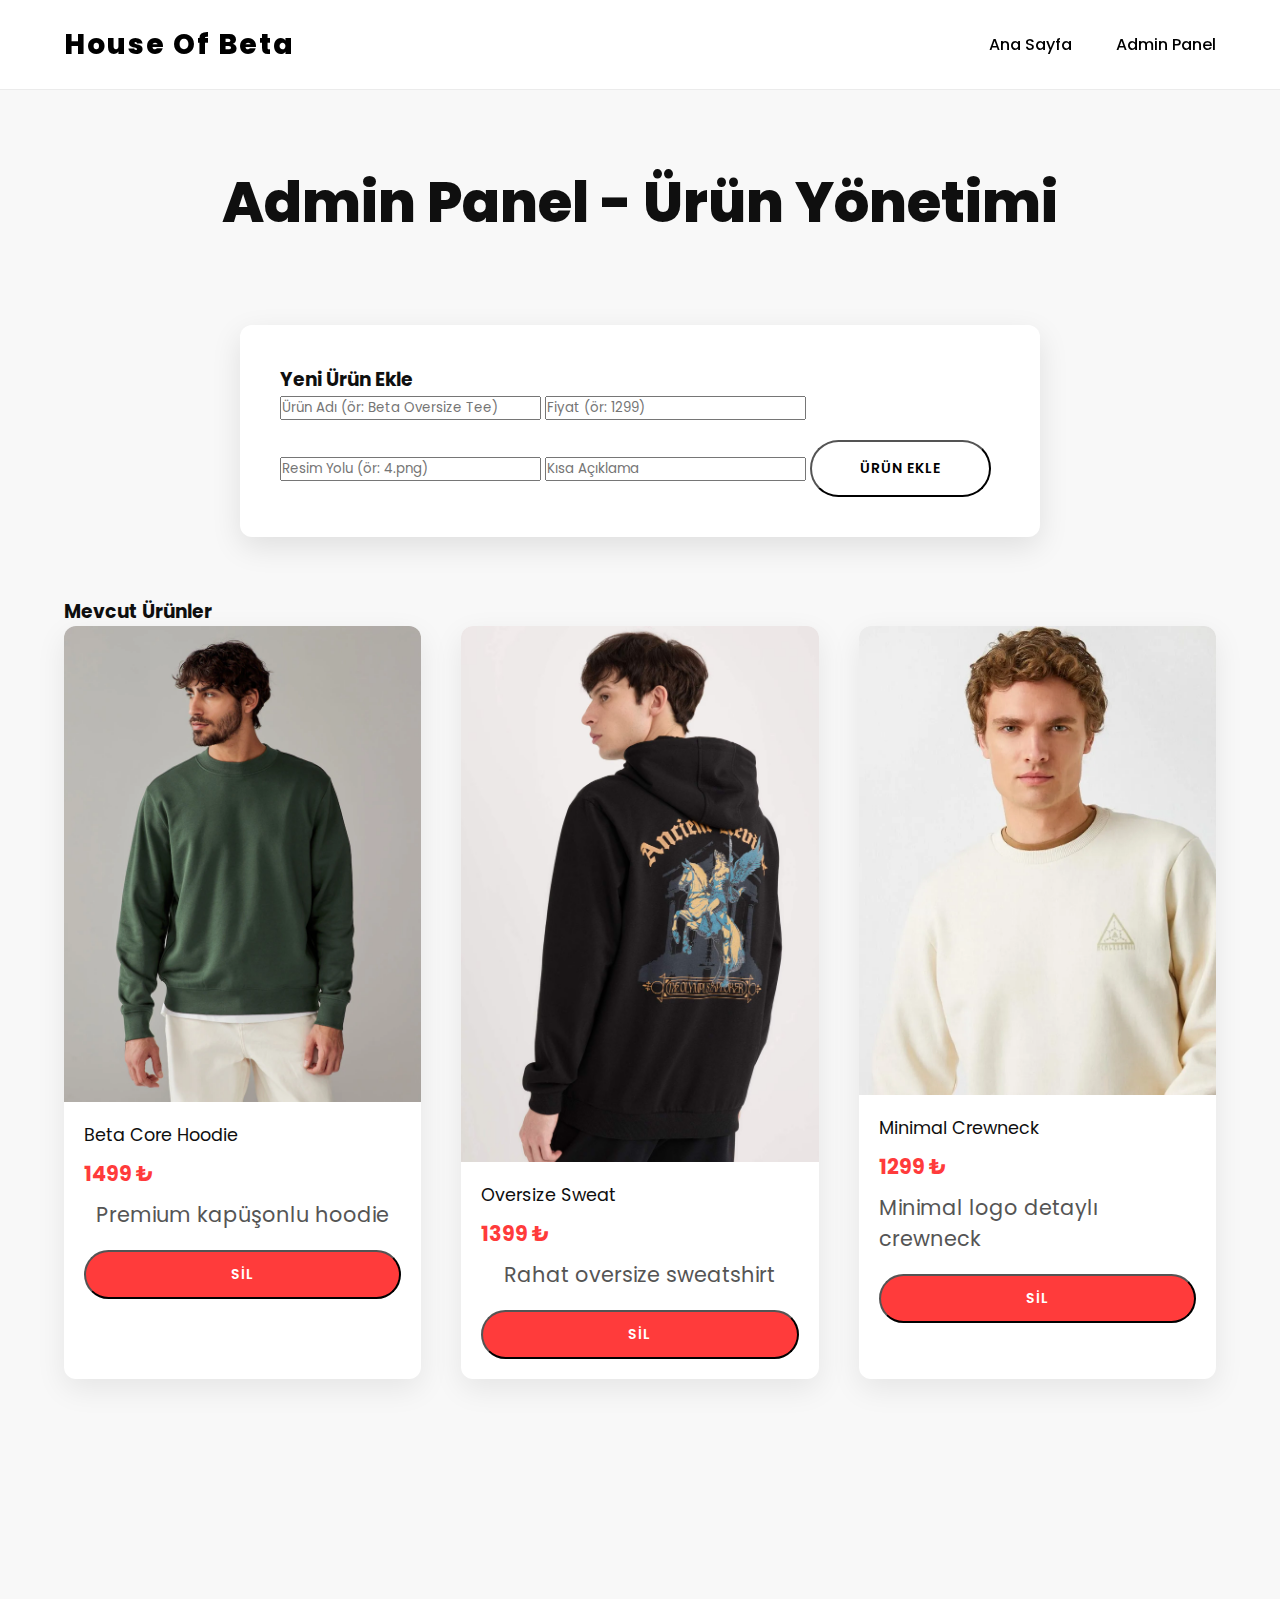
<file: admin.html>
<!DOCTYPE html>
<html lang="tr">
<head>
    <meta charset="UTF-8">
    <meta name="viewport" content="width=device-width, initial-scale=1.0">
    <title>Admin - House Of Beta</title>
    <link rel="stylesheet" href="style.css">
    <link href="https://fonts.googleapis.com/css2?family=Poppins:wght@300;400;500;600;700;800;900&display=swap" rel="stylesheet">
</head>
<body>

<header class="navbar">
    <a href="index.html" class="logo">House Of Beta</a>
    <nav>
        <a href="index.html">Ana Sayfa</a>
        <a href="admin.html">Admin Panel</a>
    </nav>
</header>

<section class="section">
    <div class="section-header">
        <h2>Admin Panel - Ürün Yönetimi</h2>
    </div>

    <!-- Ürün Ekleme Formu -->
    <div style="max-width: 800px; margin: 0 auto; background: white; padding: 40px; border-radius: 12px; box-shadow: 0 10px 30px rgba(0,0,0,0.1);">
        <h3>Yeni Ürün Ekle</h3>
        <form id="add-product-form">
            <input type="text" id="product-name" placeholder="Ürün Adı (ör: Beta Oversize Tee)" required>
            <input type="number" id="product-price" placeholder="Fiyat (ör: 1299)" required>
            <input type="text" id="product-image" placeholder="Resim Yolu (ör: 4.png)" required>
            <input type="text" id="product-desc" placeholder="Kısa Açıklama">
            <button type="submit" class="btn" style="margin-top: 20px;">Ürün Ekle</button>
        </form>
    </div>

    <!-- Mevcut Ürünler -->
    <div style="max-width: 1200px; margin: 60px auto;">
        <h3>Mevcut Ürünler</h3>
        <div id="product-list" class="product-grid"></div>
    </div>
</section>

<script>
    // Ürünleri localStorage'dan yükle
    let products = JSON.parse(localStorage.getItem('products')) || [
        { id: 1, name: "Beta Core Hoodie", price: 1499, image: "1.png", desc: "Premium kapüşonlu hoodie" },
        { id: 2, name: "Oversize Sweat", price: 1399, image: "2.png", desc: "Rahat oversize sweatshirt" },
        { id: 3, name: "Minimal Crewneck", price: 1299, image: "3.png", desc: "Minimal logo detaylı crewneck" }
    ];

    function saveProducts() {
        localStorage.setItem('products', JSON.stringify(products));
    }

    function renderProducts() {
        const list = document.getElementById('product-list');
        list.innerHTML = '';
        products.forEach(product => {
            const card = document.createElement('div');
            card.className = 'product-card';
            card.innerHTML = `
                <img src="${product.image}" alt="${product.name}">
                <div class="product-info">
                    <span>${product.name}</span>
                    <strong>${product.price} ₺</strong>
                    <p>${product.desc || ''}</p>
                    <button onclick="deleteProduct(${product.id})" class="btn" style="background: #ff3b3b; color: white;">Sil</button>
                </div>
            `;
            list.appendChild(card);
        });
    }

    document.getElementById('add-product-form').addEventListener('submit', function(e) {
        e.preventDefault();
        const name = document.getElementById('product-name').value;
        const price = Number(document.getElementById('product-price').value);
        const image = document.getElementById('product-image').value;
        const desc = document.getElementById('product-desc').value;

        const newId = products.length ? Math.max(...products.map(p => p.id)) + 1 : 1;
        products.push({ id: newId, name, price, image, desc });
        saveProducts();
        renderProducts();
        alert('Ürün eklendi!');
        document.getElementById('add-product-form').reset();
    });

    function deleteProduct(id) {
        if (confirm('Bu ürünü silmek istediğinizden emin misiniz?')) {
            products = products.filter(p => p.id !== id);
            saveProducts();
            renderProducts();
            alert('Ürün silindi!');
        }
    }

    // Sayfa yüklendiğinde ürünleri göster
    renderProducts();
</script>

</body>
</html>
</file>
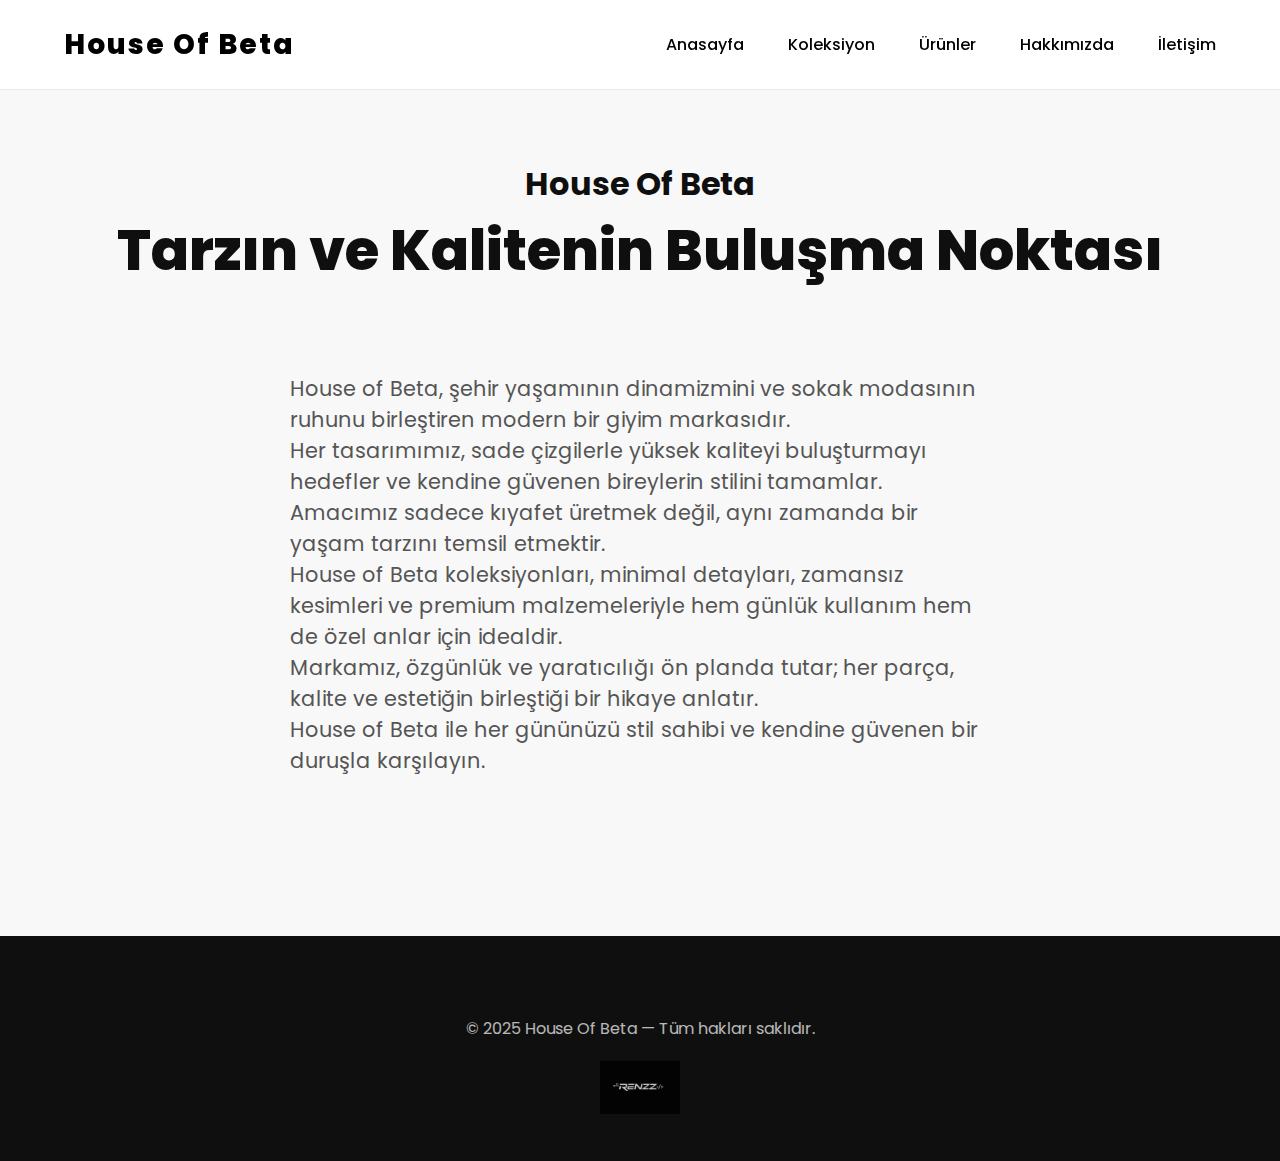
<file: hakkimizda.html>
<!DOCTYPE html>
<html lang="tr">
<head>
    <meta charset="UTF-8">
    <meta name="viewport" content="width=device-width, initial-scale=1.0">
    <title>Hakkımızda | House Of Beta</title>
    <link rel="stylesheet" href="style.css">
    <link href="https://fonts.googleapis.com/css2?family=Poppins:wght@300;400;500;600;700;800;900&display=swap" rel="stylesheet">
</head>
<body>

<header class="navbar">
    <a href="index.html" class="logo">House Of Beta</a>
    <nav>
        <a href="index.html">Anasayfa</a>
        <a href="koleksiyon.html">Koleksiyon</a>
        <a href="urunler.html">Ürünler</a>
        <a href="hakkimizda.html">Hakkımızda</a>
        <a href="iletisim.html">İletişim</a>
    </nav>
</header>

<section class="section" id="hakkimizda">
    <div class="section-header">
        <h1>House Of Beta</h1>
        <h2>Tarzın ve Kalitenin Buluşma Noktası</h2>
    </div>

    <p>House of Beta, şehir yaşamının dinamizmini ve sokak modasının ruhunu birleştiren modern bir giyim markasıdır.</p>
    <p>Her tasarımımız, sade çizgilerle yüksek kaliteyi buluşturmayı hedefler ve kendine güvenen bireylerin stilini tamamlar.</p>
    <p>Amacımız sadece kıyafet üretmek değil, aynı zamanda bir yaşam tarzını temsil etmektir.</p>
    <p>House of Beta koleksiyonları, minimal detayları, zamansız kesimleri ve premium malzemeleriyle hem günlük kullanım hem de özel anlar için idealdir.</p>
    <p>Markamız, özgünlük ve yaratıcılığı ön planda tutar; her parça, kalite ve estetiğin birleştiği bir hikaye anlatır.</p>
    <p>House of Beta ile her gününüzü stil sahibi ve kendine güvenen bir duruşla karşılayın.</p>
</section>

<footer class="footer">
    <p>© 2025 House Of Beta — Tüm hakları saklıdır.</p>
    <img src="Renzz.PNG" alt="İmza" class="signature">
</footer>

<script>
    window.addEventListener('scroll', () => {
        document.querySelector('.navbar').classList.toggle('scrolled', window.scrollY > 50);
    });
    // Navbar scroll efekti
    window.addEventListener('scroll', () => {
        document.querySelector('.navbar').classList.toggle('scrolled', window.scrollY > 50);
    });

    // Sepet sayısı gösterimi
    function updateCartCount() {
        const cart = JSON.parse(localStorage.getItem('cart')) || [];
        const count = cart.reduce((sum, item) => sum + item.quantity, 0);
        document.getElementById('cart-count').textContent = count;
    }
    updateCartCount();
</script>

</body>
</html>
</file>
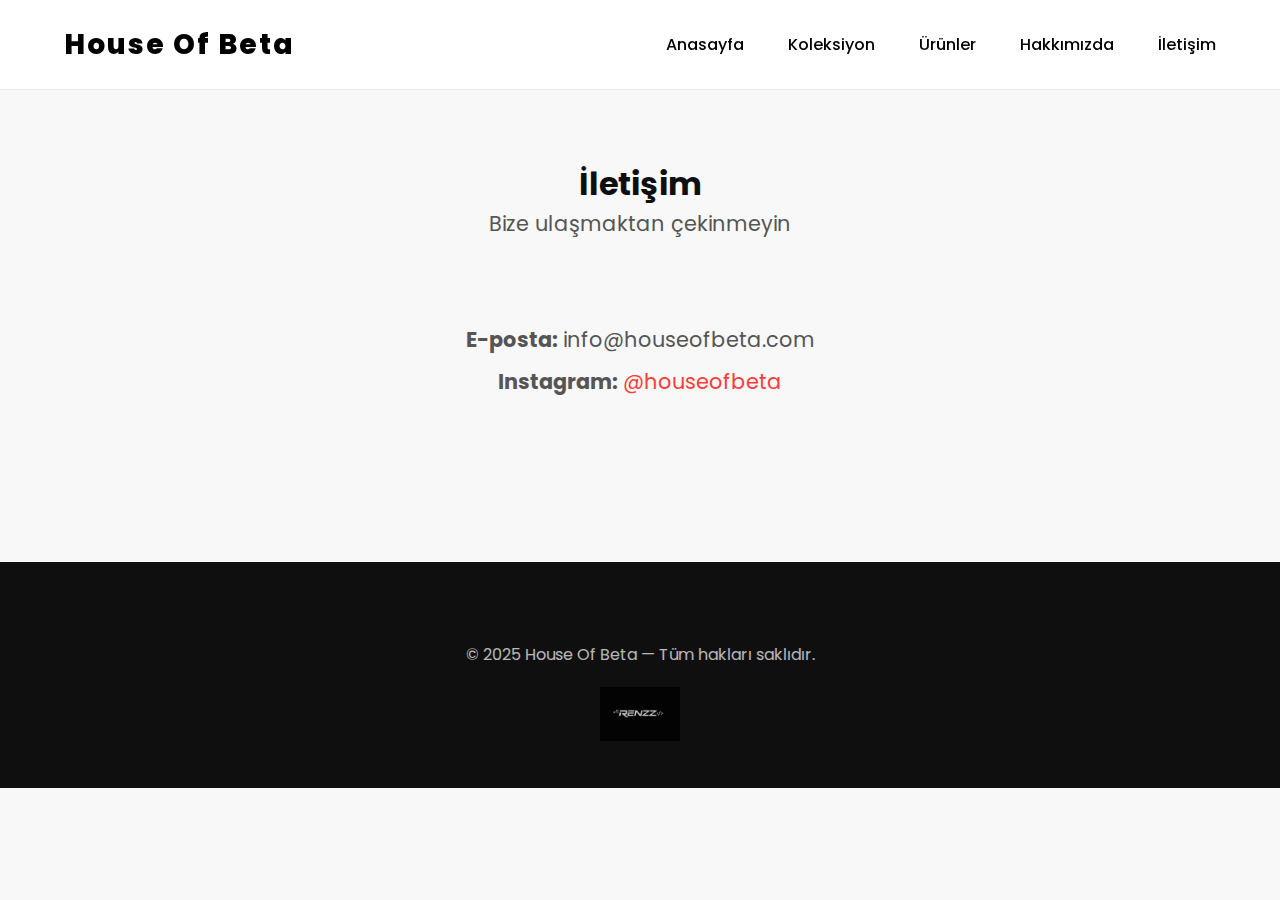
<file: iletisim.html>
<!DOCTYPE html>
<html lang="tr">
<head>
    <meta charset="UTF-8">
    <meta name="viewport" content="width=device-width, initial-scale=1.0">
    <title>İletişim | House Of Beta</title>
    <link rel="stylesheet" href="style.css">
    <link href="https://fonts.googleapis.com/css2?family=Poppins:wght@300;400;500;600;700;800;900&display=swap" rel="stylesheet">
</head>
<body>

<header class="navbar">
    <a href="index.html" class="logo">House Of Beta</a>
    <nav>
        <a href="index.html">Anasayfa</a>
        <a href="koleksiyon.html">Koleksiyon</a>
        <a href="urunler.html">Ürünler</a>
        <a href="hakkimizda.html">Hakkımızda</a>
        <a href="iletisim.html">İletişim</a>
    </nav>
</header>

<section class="section" id="iletisim">
    <div class="section-header">
        <h1>İletişim</h1>
        <p>Bize ulaşmaktan çekinmeyin</p>
    </div>

    <div style="text-align: center; font-size: 1.4rem; line-height: 2; max-width: 600px; margin: 0 auto;">
        <p><strong>E-posta:</strong> info@houseofbeta.com</p>
        <p><strong>Instagram:</strong> <a href="https://instagram.com/houseof.beta" target="_blank" style="color: #ff3b3b; text-decoration: none;">@houseofbeta</a></p>
    </div>
</section>

<footer class="footer">
    <p>© 2025 House Of Beta — Tüm hakları saklıdır.</p>
    <img src="Renzz.PNG" alt="İmza" class="signature">
</footer>

<script>
    window.addEventListener('scroll', () => {
        document.querySelector('.navbar').classList.toggle('scrolled', window.scrollY > 50);
    });
    // Navbar scroll efekti
    window.addEventListener('scroll', () => {
        document.querySelector('.navbar').classList.toggle('scrolled', window.scrollY > 50);
    });

    // Sepet sayısı gösterimi
    function updateCartCount() {
        const cart = JSON.parse(localStorage.getItem('cart')) || [];
        const count = cart.reduce((sum, item) => sum + item.quantity, 0);
        document.getElementById('cart-count').textContent = count;
    }
    updateCartCount();
</script>

</body>
</html>
</file>
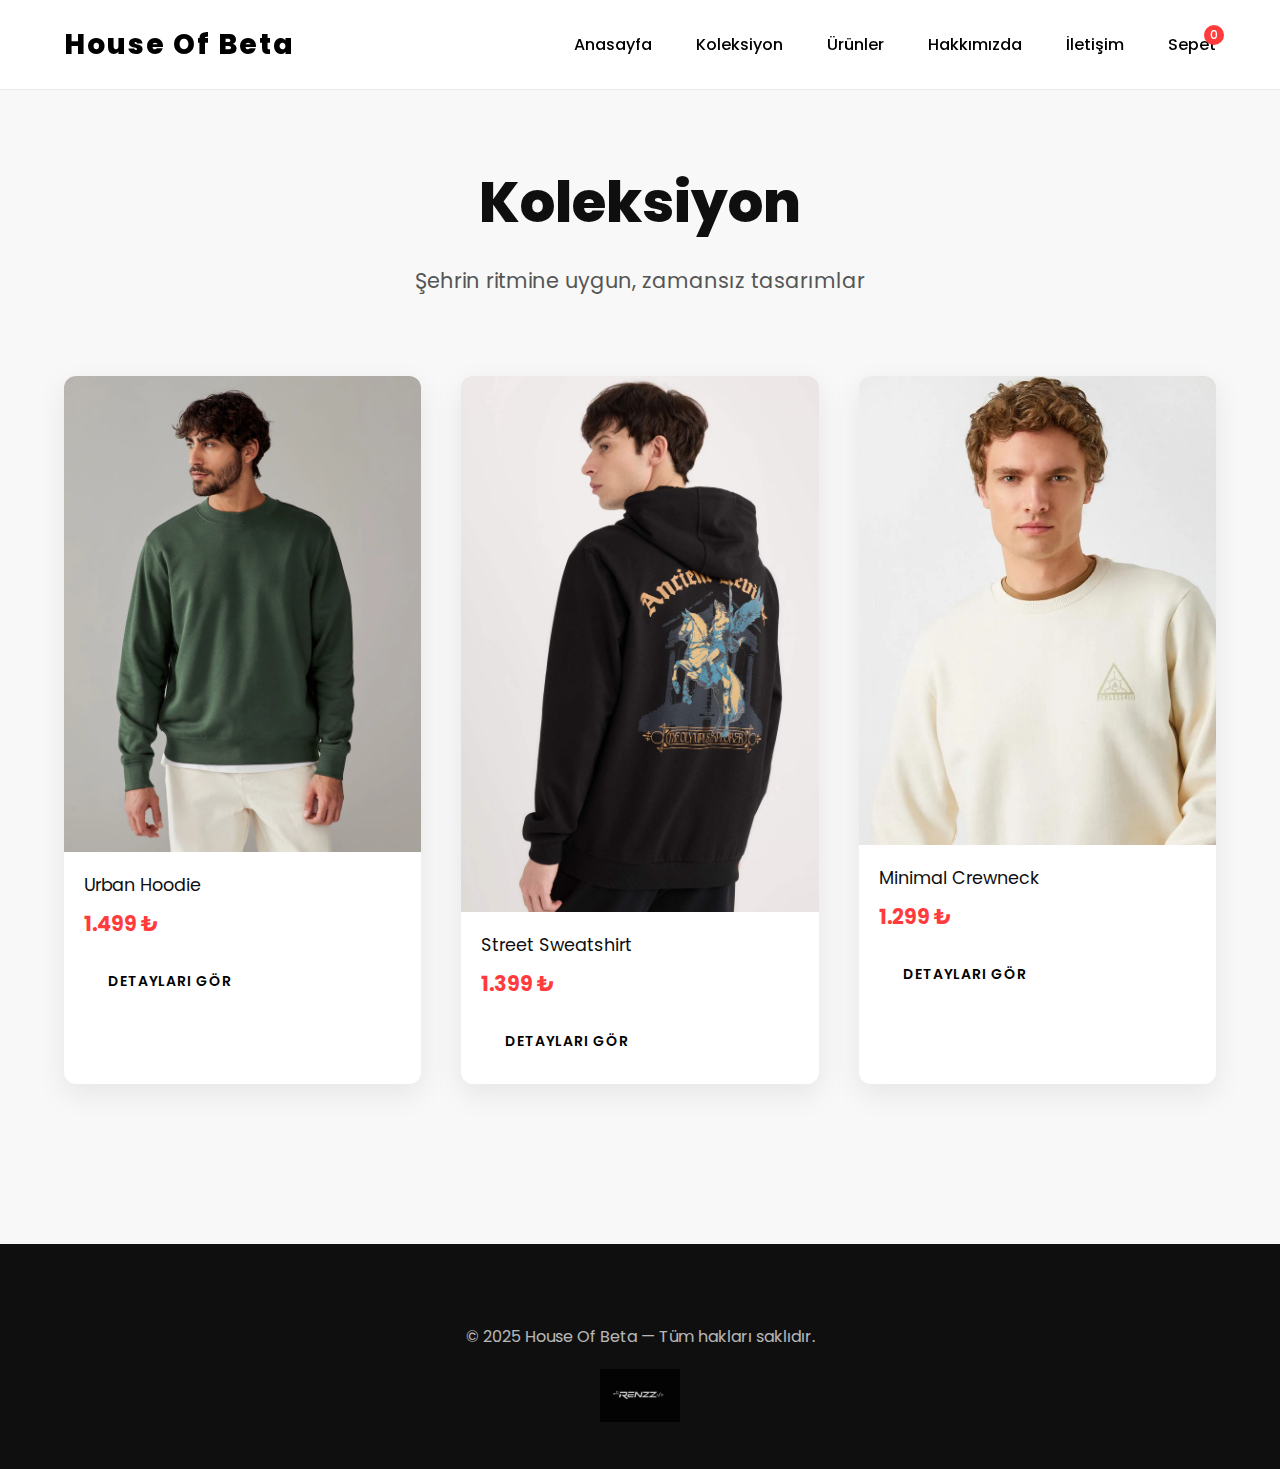
<file: koleksiyon.html>
<!DOCTYPE html>
<html lang="tr">
<head>
    <meta charset="UTF-8">
    <meta name="viewport" content="width=device-width, initial-scale=1.0">
    <title>Koleksiyon | House Of Beta</title>
    <link rel="stylesheet" href="style.css">
    <link href="https://fonts.googleapis.com/css2?family=Poppins:wght@300;400;500;600;700;800;900&display=swap" rel="stylesheet">
</head>
<body>

<header class="navbar">
    <a href="index.html" class="logo">House Of Beta</a>
    <nav>
        <a href="index.html">Anasayfa</a>
        <a href="koleksiyon.html">Koleksiyon</a>
        <a href="urunler.html">Ürünler</a>
        <a href="hakkimizda.html">Hakkımızda</a>
        <a href="iletisim.html">İletişim</a>
        <a href="sepet.html" class="cart-icon">
            Sepet <span id="cart-count">0</span>
        </a>
    </nav>
</header>

<section class="section">
    <div class="section-header">
        <h2>Koleksiyon</h2>
        <p>Şehrin ritmine uygun, zamansız tasarımlar</p>
    </div>

    <div class="product-grid">
        <div class="product-card">
            <img src="1.png" alt="Urban Hoodie">
            <div class="product-info">
                <span>Urban Hoodie</span>
                <strong>1.499 ₺</strong>
                <a href="betahoodie.html" class="btn">Detayları Gör</a>
            </div>
        </div>

        <div class="product-card">
            <img src="2.png" alt="Street Sweatshirt">
            <div class="product-info">
                <span>Street Sweatshirt</span>
                <strong>1.399 ₺</strong>
                <a href="urunoversizesweat.html" class="btn">Detayları Gör</a>
            </div>
        </div>

        <div class="product-card">
            <img src="3.png" alt="Minimal Crewneck">
            <div class="product-info">
                <span>Minimal Crewneck</span>
                <strong>1.299 ₺</strong>
                <a href="urunminimalcrewnack.html" class="btn">Detayları Gör</a>
            </div>
        </div>
    </div>
</section>

<footer class="footer">
    <p>© 2025 House Of Beta — Tüm hakları saklıdır.</p>
    <img src="Renzz.PNG" alt="İmza" class="signature">
</footer>

<script>
    // Navbar scroll efekti
    window.addEventListener('scroll', () => {
        document.querySelector('.navbar').classList.toggle('scrolled', window.scrollY > 50);
    });

    // Sepet sayısı gösterimi
    function updateCartCount() {
        const cart = JSON.parse(localStorage.getItem('cart')) || [];
        const count = cart.reduce((sum, item) => sum + item.quantity, 0);
        const cartCountElement = document.getElementById('cart-count');
        if (cartCountElement) cartCountElement.textContent = count;
    }
    updateCartCount();
</script>

</body>
</html>
</file>
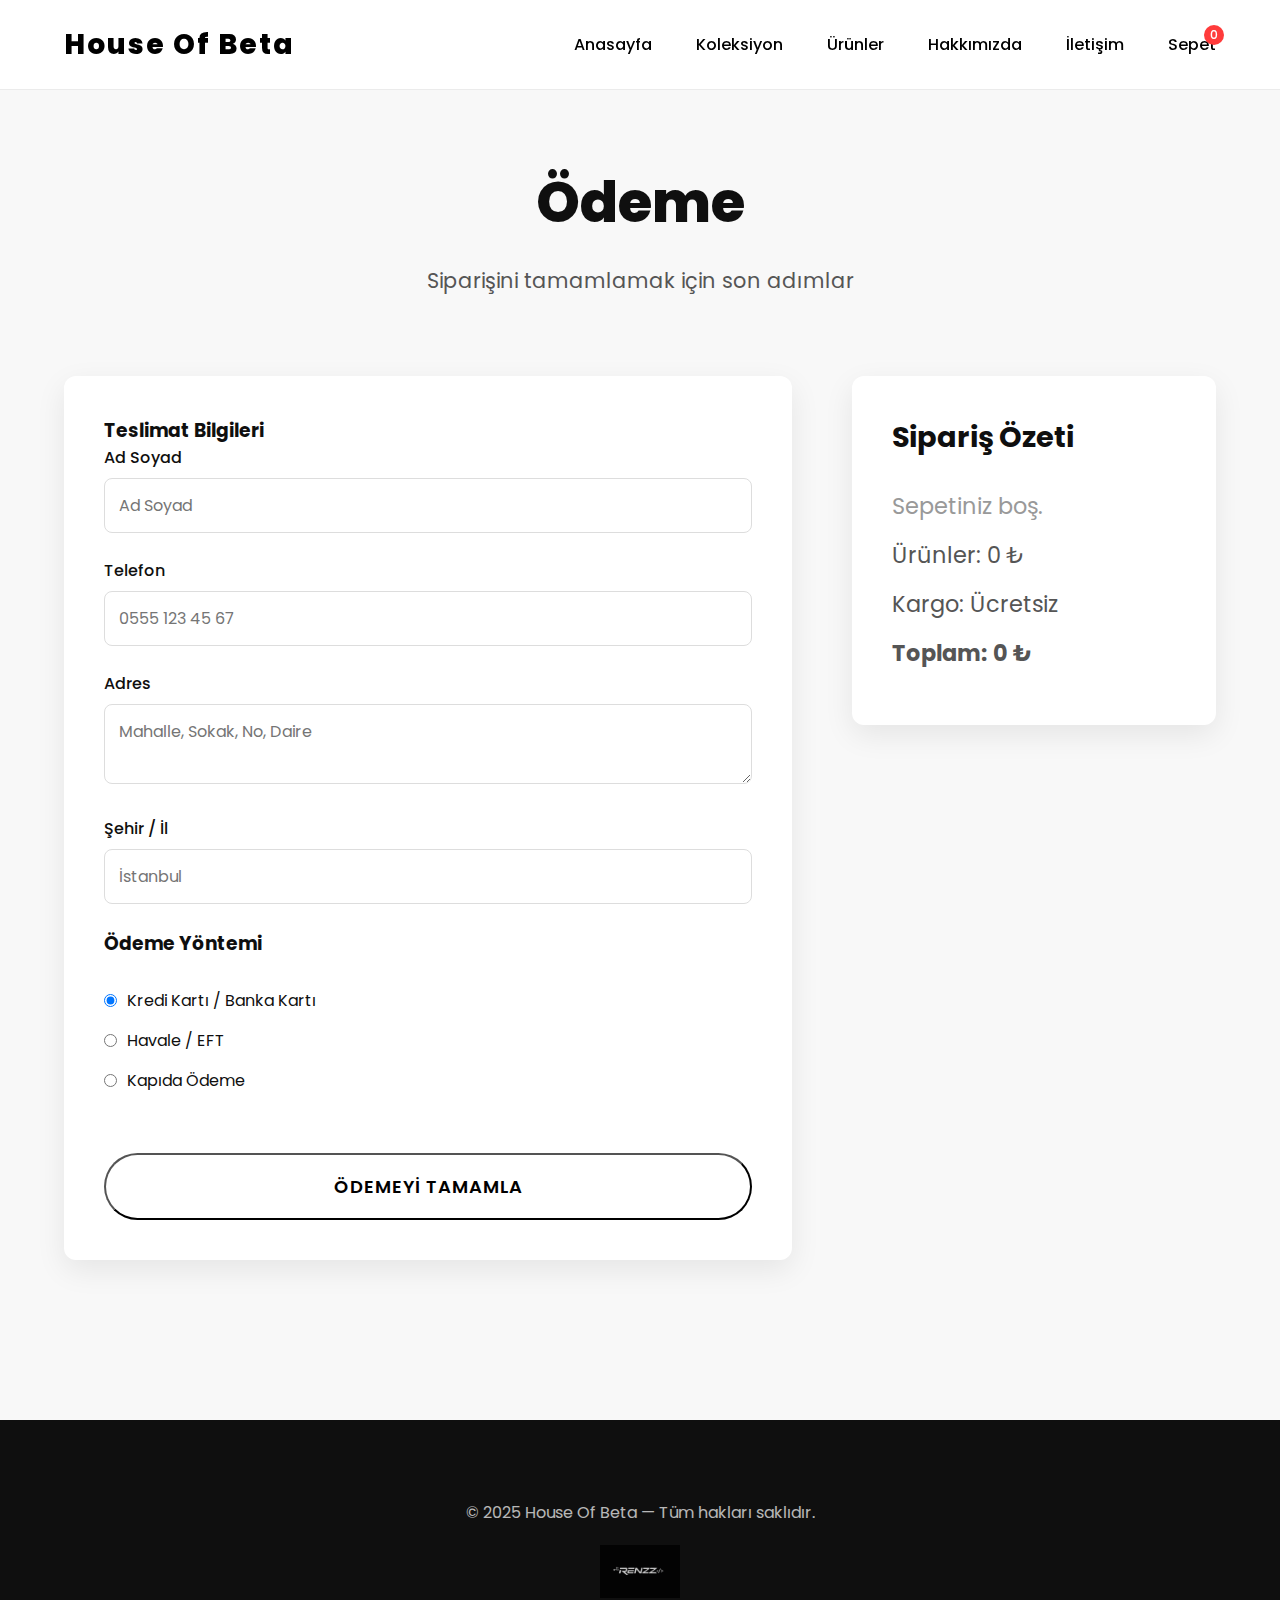
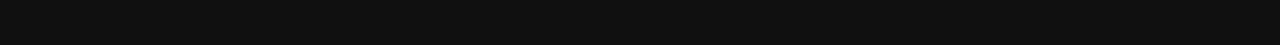
<file: odeme.html>
<!DOCTYPE html>
<html lang="tr">
<head>
    <meta charset="UTF-8">
    <meta name="viewport" content="width=device-width, initial-scale=1.0">
    <title>Ödeme | House Of Beta</title>
    <link rel="stylesheet" href="style.css">
    <link href="https://fonts.googleapis.com/css2?family=Poppins:wght@300;400;500;600;700;800;900&display=swap" rel="stylesheet">
</head>
<body>

<header class="navbar">
    <a href="index.html" class="logo">House Of Beta</a>
    <nav>
        <a href="index.html">Anasayfa</a>
        <a href="koleksiyon.html">Koleksiyon</a>
        <a href="urunler.html">Ürünler</a>
        <a href="hakkimizda.html">Hakkımızda</a>
        <a href="iletisim.html">İletişim</a>
        <a href="sepet.html" class="cart-icon">
            Sepet <span id="cart-count">0</span>
        </a>
    </nav>
</header>

<section class="section">
    <div class="section-header">
        <h2>Ödeme</h2>
        <p>Siparişini tamamlamak için son adımlar</p>
    </div>

    <div class="cart-grid" style="grid-template-columns: 2fr 1fr; gap: 60px; max-width: 1200px; margin: 0 auto;">
        <!-- Sol: Teslimat ve Ödeme Bilgileri -->
        <div class="checkout-form">
            <h3>Teslimat Bilgileri</h3>
            <form id="checkout-form">
                <div class="form-group">
                    <label>Ad Soyad</label>
                    <input type="text" id="fullName" required placeholder="Ad Soyad">
                </div>
                <div class="form-group">
                    <label>Telefon</label>
                    <input type="tel" id="phone" required placeholder="0555 123 45 67">
                </div>
                <div class="form-group">
                    <label>Adres</label>
                    <textarea id="address" required placeholder="Mahalle, Sokak, No, Daire"></textarea>
                </div>
                <div class="form-group">
                    <label>Şehir / İl</label>
                    <input type="text" id="city" required placeholder="İstanbul">
                </div>

                <h3>Ödeme Yöntemi</h3>
                <div class="payment-options">
                    <label>
                        <input type="radio" name="payment" value="kredi-karti" checked>
                        Kredi Kartı / Banka Kartı
                    </label>
                    <label>
                        <input type="radio" name="payment" value="havale">
                        Havale / EFT
                    </label>
                    <label>
                        <input type="radio" name="payment" value="kapida">
                        Kapıda Ödeme
                    </label>
                </div>

                <button type="submit" class="btn" style="width: 100%; margin-top: 30px; font-size: 18px; padding: 18px;">
                    Ödemeyi Tamamla
                </button>
            </form>
        </div>

        <!-- Sağ: Sipariş Özeti -->
        <div class="cart-total">
            <h3>Sipariş Özeti</h3>
            <div id="cart-items-summary"></div>
            <p>Ürünler: <span id="subtotal">0 ₺</span></p>
            <p>Kargo: <span>Ücretsiz</span></p>
            <p><strong>Toplam: <span id="total">0 ₺</span></strong></p>
        </div>
    </div>
</section>

<footer class="footer">
    <p>© 2025 House Of Beta — Tüm hakları saklıdır.</p>
    <img src="Renzz.PNG" alt="İmza" class="signature">
</footer>

<script>
    // Navbar scroll
    window.addEventListener('scroll', () => {
        document.querySelector('.navbar').classList.toggle('scrolled', window.scrollY > 50);
    });

    // Sepet sayısı
    function updateCartCount() {
        const cart = JSON.parse(localStorage.getItem('cart')) || [];
        const count = cart.reduce((sum, item) => sum + item.quantity, 0);
        const cartCountElement = document.getElementById('cart-count');
        if (cartCountElement) cartCountElement.textContent = count;
    }
    updateCartCount();

    // Sipariş özetini göster
    function renderOrderSummary() {
        const cart = JSON.parse(localStorage.getItem('cart')) || [];
        const summaryDiv = document.getElementById('cart-items-summary');
        summaryDiv.innerHTML = '';
        let subtotal = 0;

        cart.forEach(item => {
            subtotal += item.price * item.quantity;
            const itemDiv = document.createElement('div');
            itemDiv.style.marginBottom = '15px';
            itemDiv.innerHTML = `
                <p><strong>${item.name} (${item.size}) × ${item.quantity}</strong></p>
                <p>${(item.price * item.quantity).toLocaleString('tr-TR')} ₺</p>
            `;
            summaryDiv.appendChild(itemDiv);
        });

        document.getElementById('subtotal').textContent = subtotal.toLocaleString('tr-TR') + ' ₺';
        document.getElementById('total').textContent = subtotal.toLocaleString('tr-TR') + ' ₺';

        if (cart.length === 0) {
            summaryDiv.innerHTML = '<p style="color: #999;">Sepetiniz boş.</p>';
        }
    }
    renderOrderSummary();

    // Form gönderme (ödeme entegrasyonu burada olacak)
    document.getElementById('checkout-form').addEventListener('submit', function(e) {
        e.preventDefault();

        const fullName = document.getElementById('fullName').value;
        const phone = document.getElementById('phone').value;
        const address = document.getElementById('address').value;
        const city = document.getElementById('city').value;
        const paymentMethod = document.querySelector('input[name="payment"]:checked').value;

        if (!fullName || !phone || !address || !city) {
            alert('Lütfen tüm alanları doldurun.');
            return;
        }

        const cart = JSON.parse(localStorage.getItem('cart')) || [];
        if (cart.length === 0) {
            alert('Sepetiniz boş.');
            return;
        }

        // Ödeme entegrasyonu burada başlar (iyzico/PayTR)
        alert(`Siparişiniz alındı! \n\nAd: ${fullName}\nTelefon: ${phone}\nAdres: ${address}, ${city}\nÖdeme: ${paymentMethod}\n\nToplam: ${document.getElementById('total').textContent}`);

        // Başarılı olursa sepeti temizle
        localStorage.removeItem('cart');
        window.location.href = 'index.html'; // Teşekkür sayfasına veya ana sayfaya yönlendir
    });
</script>

</body>
</html>
</file>
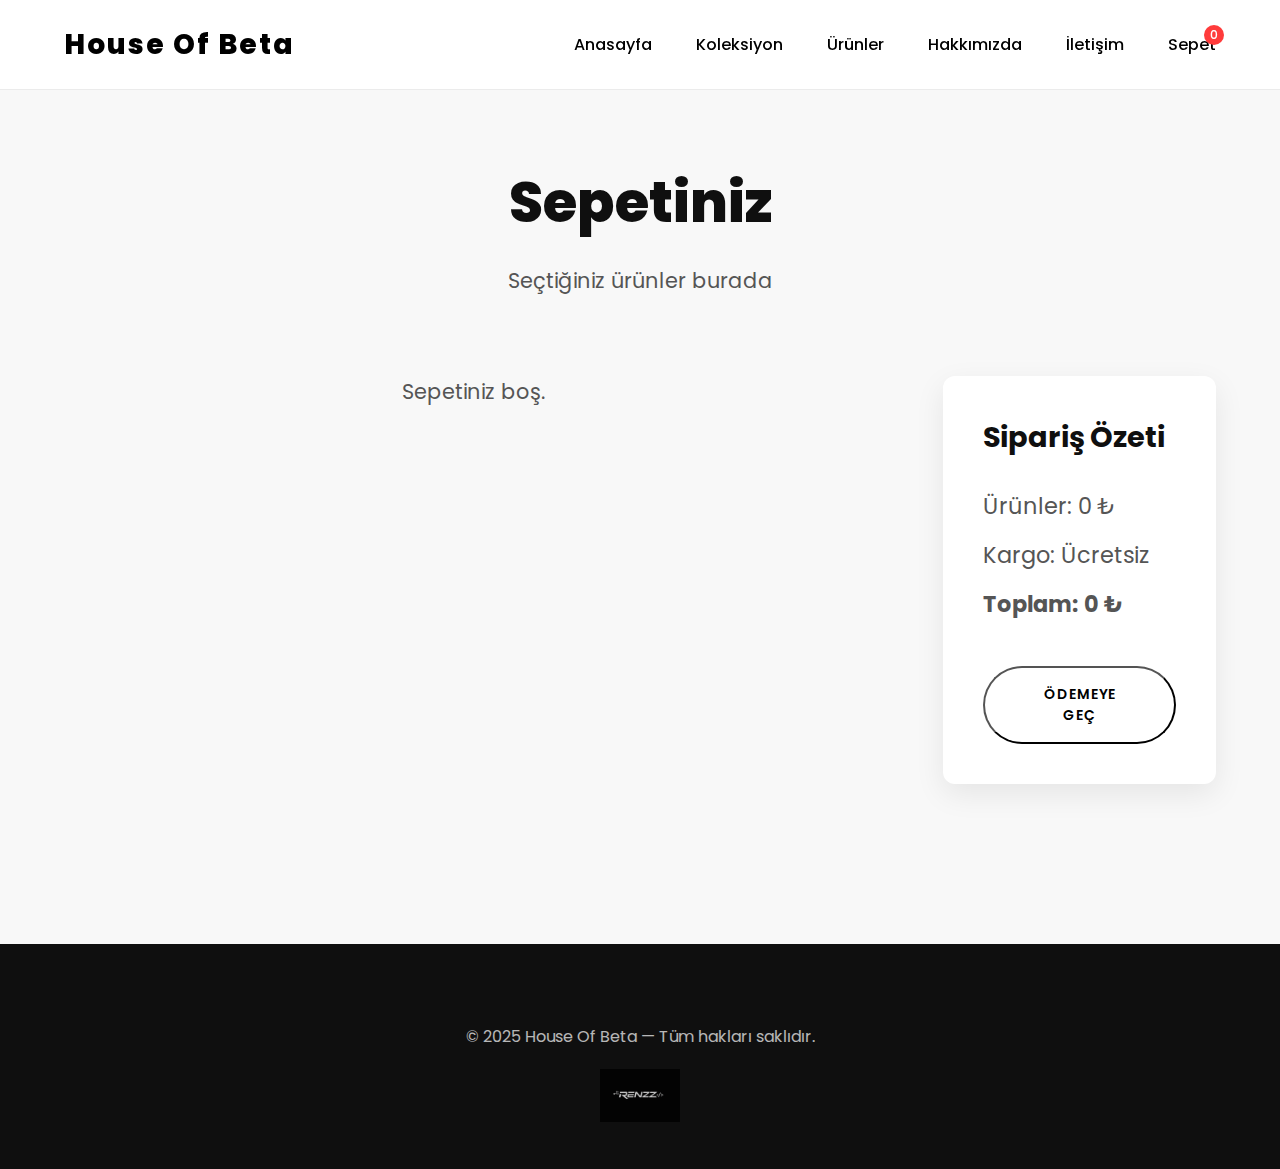
<file: sepet.html>
<!DOCTYPE html>
<html lang="tr">
<head>
    <meta charset="UTF-8">
    <meta name="viewport" content="width=device-width, initial-scale=1.0">
    <title>Sepet | House Of Beta</title>
    <link rel="stylesheet" href="style.css">
    <link href="https://fonts.googleapis.com/css2?family=Poppins:wght@300;400;500;600;700;800;900&display=swap" rel="stylesheet">
</head>
<body>

<header class="navbar">
    <a href="index.html" class="logo">House Of Beta</a>
    <nav>
        <a href="index.html">Anasayfa</a>
        <a href="koleksiyon.html">Koleksiyon</a>
        <a href="urunler.html">Ürünler</a>
        <a href="hakkimizda.html">Hakkımızda</a>
        <a href="iletisim.html">İletişim</a>
        <a href="sepet.html" class="cart-icon">
            Sepet <span id="cart-count">0</span>
        </a>
    </nav>
</header>

<section class="section">
    <div class="section-header">
        <h2>Sepetiniz</h2>
        <p>Seçtiğiniz ürünler burada</p>
    </div>

    <div class="cart-grid" id="cart-content">
        <div class="cart-items" id="cart-items"></div>
        <div class="cart-total">
            <h3>Sipariş Özeti</h3>
            <p>Ürünler: <span id="subtotal">0 ₺</span></p>
            <p>Kargo: <span>Ücretsiz</span></p>
            <p><strong>Toplam: <span id="total">0 ₺</span></strong></p>
            <!-- Sepet toplam kısmının en altına -->
            <button class="btn" onclick="window.location.href='odeme.html'">Ödemeye Geç</button>
        </div>
    </div>
</section>

<footer class="footer">
    <p>© 2025 House Of Beta — Tüm hakları saklıdır.</p>
    <img src="Renzz.PNG" alt="İmza" class="signature">
</footer>

<script>
    window.addEventListener('scroll', () => {
        document.querySelector('.navbar').classList.toggle('scrolled', window.scrollY > 50);
    });

    function renderCart() {
        const cart = JSON.parse(localStorage.getItem('cart')) || [];
        const cartItems = document.getElementById('cart-items');
        cartItems.innerHTML = '';

        if (cart.length === 0) {
            cartItems.innerHTML = '<p style="text-align:center; font-size:1.3rem;">Sepetiniz boş.</p>';
            document.getElementById('subtotal').textContent = '0 ₺';
            document.getElementById('total').textContent = '0 ₺';
            return;
        }

        let subtotal = 0;
        cart.forEach((item, index) => {
            subtotal += item.price * item.quantity;
            const itemDiv = document.createElement('div');
            itemDiv.className = 'cart-item';
            itemDiv.innerHTML = `
                <img src="${item.image}" alt="${item.name}">
                <div class="cart-item-info">
                    <h3>${item.name} (${item.size})</h3>
                    <p>${item.price} ₺</p>
                    <div class="cart-item-controls">
                        <button onclick="changeQuantity(${index}, -1)">-</button>
                        <span>${item.quantity}</span>
                        <button onclick="changeQuantity(${index}, 1)">+</button>
                        <button onclick="removeFromCart(${index})" style="background:#ff3b3b; color:white;">Sil</button>
                    </div>
                </div>
            `;
            cartItems.appendChild(itemDiv);
        });

        document.getElementById('subtotal').textContent = subtotal.toLocaleString('tr-TR') + ' ₺';
        document.getElementById('total').textContent = subtotal.toLocaleString('tr-TR') + ' ₺';
        updateCartCount();
    }

    function changeQuantity(index, delta) {
        const cart = JSON.parse(localStorage.getItem('cart')) || [];
        cart[index].quantity += delta;
        if (cart[index].quantity < 1) cart[index].quantity = 1;
        localStorage.setItem('cart', JSON.stringify(cart));
        renderCart();
    }

    function removeFromCart(index) {
        const cart = JSON.parse(localStorage.getItem('cart')) || [];
        cart.splice(index, 1);
        localStorage.setItem('cart', JSON.stringify(cart));
        renderCart();
    }

    function updateCartCount() {
        const cart = JSON.parse(localStorage.getItem('cart')) || [];
        const count = cart.reduce((sum, item) => sum + item.quantity, 0);
        document.getElementById('cart-count').textContent = count;
    }

    renderCart();
</script>

</body>
</html>
</file>
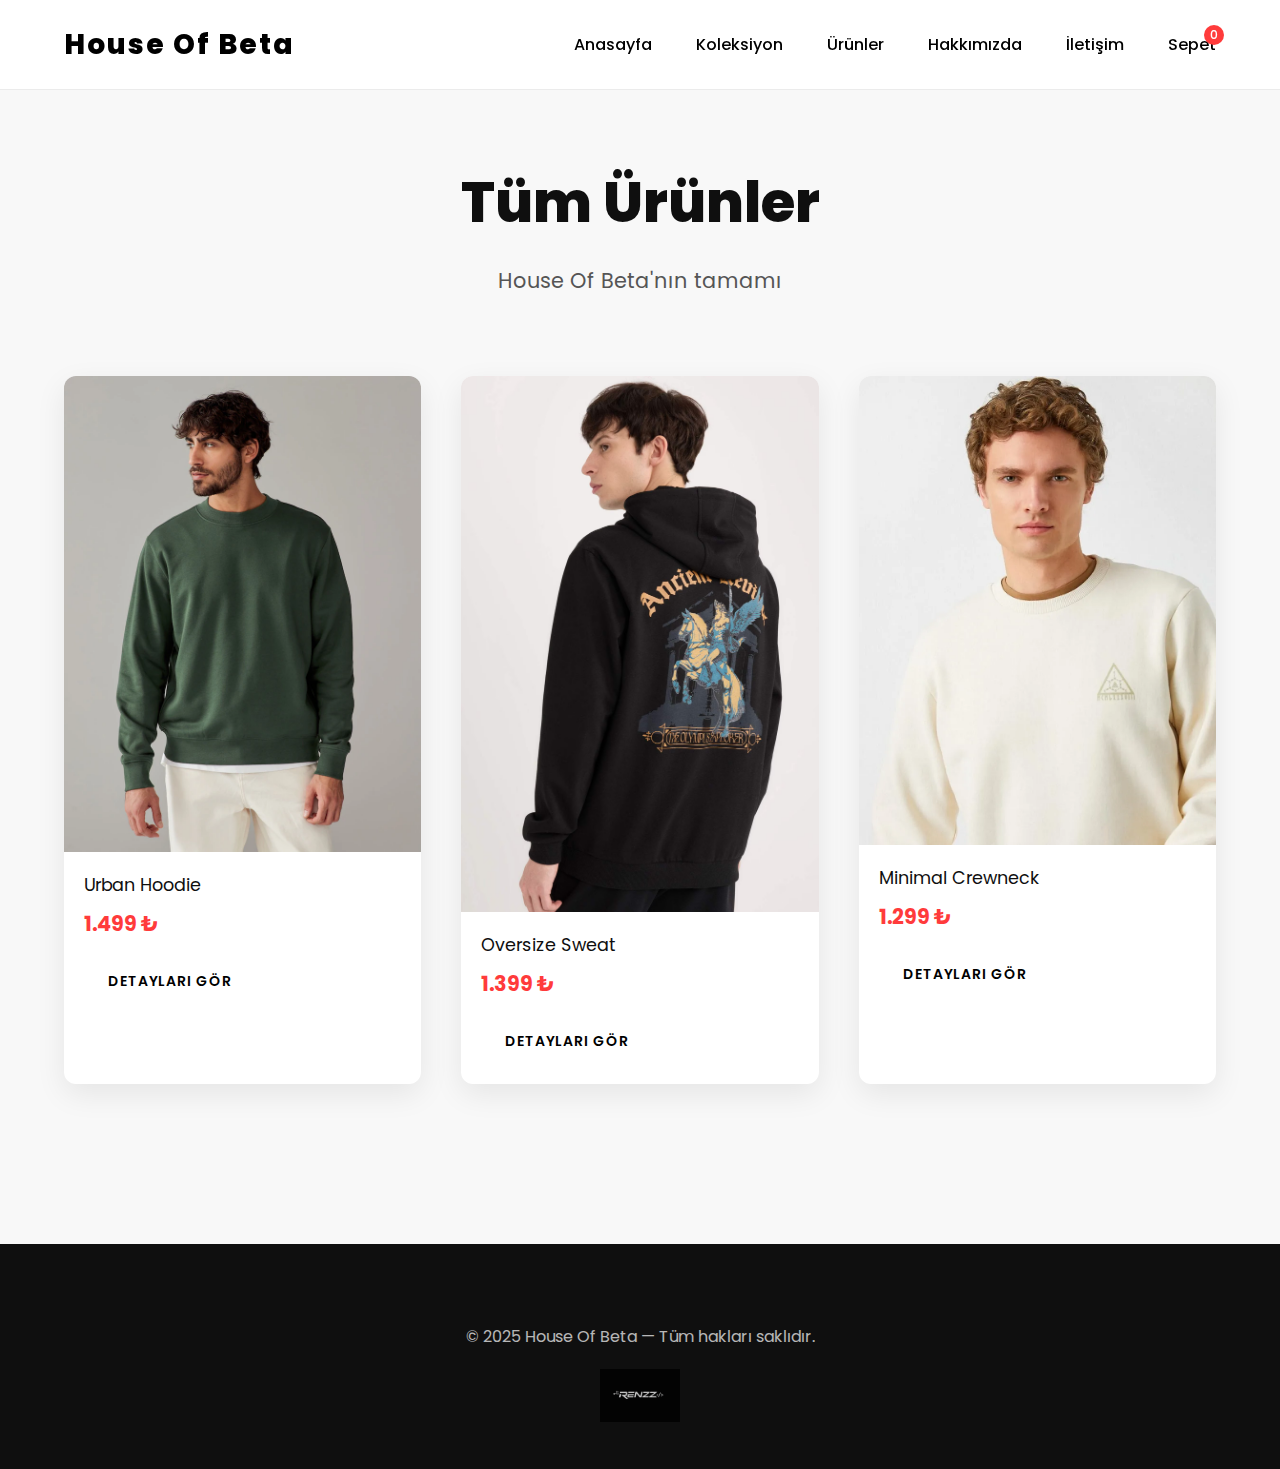
<file: urunler.html>
<!DOCTYPE html>
<html lang="tr">
<head>
    <meta charset="UTF-8">
    <meta name="viewport" content="width=device-width, initial-scale=1.0">
    <title>Tüm Ürünler | House Of Beta</title>
    <link rel="stylesheet" href="style.css">
    <link href="https://fonts.googleapis.com/css2?family=Poppins:wght@300;400;500;600;700;800;900&display=swap" rel="stylesheet">
</head>
<body>

<header class="navbar">
    <a href="index.html" class="logo">House Of Beta</a>
    <nav>
        <a href="index.html">Anasayfa</a>
        <a href="koleksiyon.html">Koleksiyon</a>
        <a href="urunler.html">Ürünler</a>
        <a href="hakkimizda.html">Hakkımızda</a>
        <a href="iletisim.html">İletişim</a>
        <a href="sepet.html" class="cart-icon">
            Sepet <span id="cart-count">0</span>
        </a>
    </nav>
</header>

<section class="section">
    <div class="section-header">
        <h2>Tüm Ürünler</h2>
        <p>House Of Beta'nın tamamı</p>
    </div>

    <div class="product-grid">
        <div class="product-card">
            <img src="1.png" alt="Beta Core Hoodie">
            <div class="product-info">
                <span>Urban Hoodie</span>
                <strong>1.499 ₺</strong>
                <a href="betahoodie.html" class="btn">Detayları Gör</a>
            </div>
        </div>

        <div class="product-card">
            <img src="2.png" alt="Oversize Sweat">
            <div class="product-info">
                <span>Oversize Sweat</span>
                <strong>1.399 ₺</strong>
                <a href="urunoversizesweat.html" class="btn">Detayları Gör</a>
            </div>
        </div>

        <div class="product-card">
            <img src="3.png" alt="Minimal Crewneck">
            <div class="product-info">
                <span>Minimal Crewneck</span>
                <strong>1.299 ₺</strong>
                <a href="urunminimalcrewnack.html" class="btn">Detayları Gör</a>
            </div>
        </div>
    </div>
</section>

<footer class="footer">
    <p>© 2025 House Of Beta — Tüm hakları saklıdır.</p>
    <img src="Renzz.PNG" alt="İmza" class="signature">
</footer>

<script>
    // Navbar scroll efekti
    window.addEventListener('scroll', () => {
        document.querySelector('.navbar').classList.toggle('scrolled', window.scrollY > 50);
    });

    // Sepet sayısı gösterimi
    function updateCartCount() {
        const cart = JSON.parse(localStorage.getItem('cart')) || [];
        const count = cart.reduce((sum, item) => sum + item.quantity, 0);
        const cartCountElement = document.getElementById('cart-count');
        if (cartCountElement) cartCountElement.textContent = count;
    }
    updateCartCount();
</script>

</body>
</html>
</file>
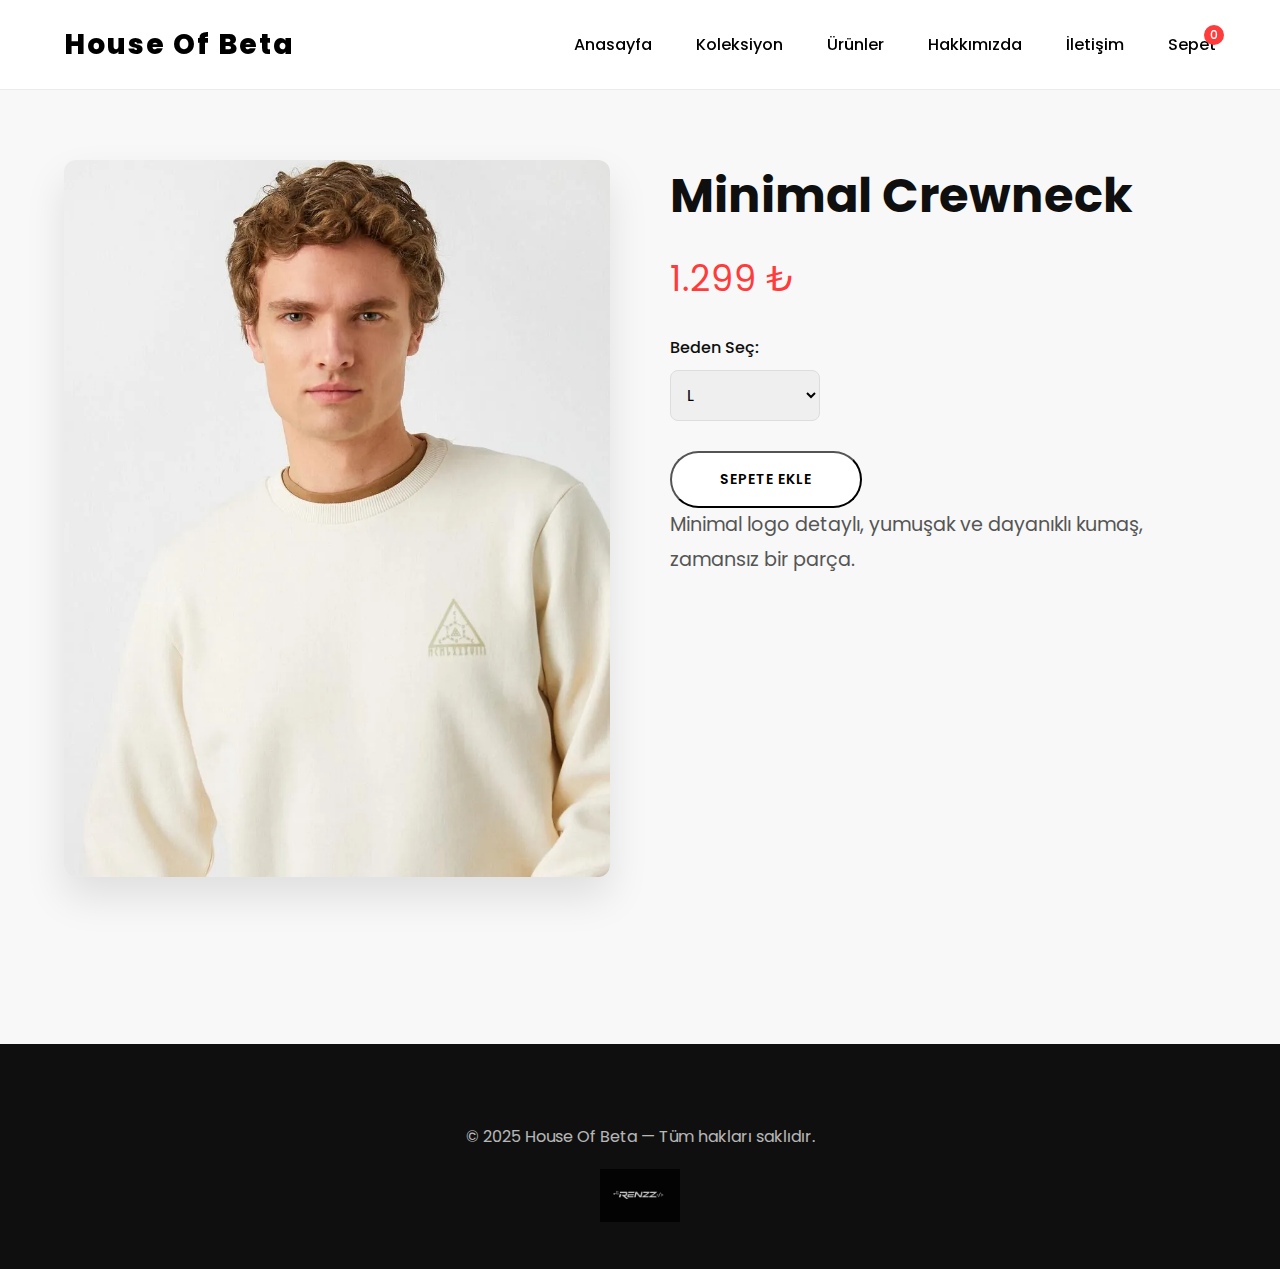
<file: urunminimalcrewnack.html>
<!DOCTYPE html>
<html lang="tr">
<head>
    <meta charset="UTF-8">
    <meta name="viewport" content="width=device-width, initial-scale=1.0">
    <title>Minimal Crewneck | House Of Beta</title>
    <link rel="stylesheet" href="style.css">
    <link href="https://fonts.googleapis.com/css2?family=Poppins:wght@300;400;500;600;700;800;900&display=swap" rel="stylesheet">
</head>
<body>

<header class="navbar">
    <a href="index.html" class="logo">House Of Beta</a>
    <nav>
        <a href="index.html">Anasayfa</a>
        <a href="koleksiyon.html">Koleksiyon</a>
        <a href="urunler.html">Ürünler</a>
        <a href="hakkimizda.html">Hakkımızda</a>
        <a href="iletisim.html">İletişim</a>
        <a href="sepet.html" class="cart-icon">
            Sepet <span id="cart-count">0</span>
        </a>
    </nav>
</header>

<section class="section product-detail">
    <div class="product-detail-grid">
        <div class="product-image">
            <img src="3.png" alt="Minimal Crewneck">
        </div>
        <div class="product-info-detail">
            <h1>Minimal Crewneck</h1>
            <p class="price">1.299 ₺</p>
            <div class="size-select">
                <label>Beden Seç:</label>
                <select id="size">
                    <option>S</option>
                    <option>M</option>
                    <option selected>L</option>
                    <option>XL</option>
                </select>
            </div>
            <button class="btn" onclick="addToCart('Minimal Crewneck', 1299, '3.png')">Sepete Ekle</button>
            <p class="description">Minimal logo detaylı, yumuşak ve dayanıklı kumaş, zamansız bir parça.</p>
        </div>
    </div>
</section>

<footer class="footer">
    <p>© 2025 House Of Beta — Tüm hakları saklıdır.</p>
    <img src="Renzz.PNG" alt="İmza" class="signature">
</footer>

<script>
    window.addEventListener('scroll', () => {
        document.querySelector('.navbar').classList.toggle('scrolled', window.scrollY > 50);
    });

    function addToCart(name, price, image) {
        const size = document.getElementById('size').value;
        const cart = JSON.parse(localStorage.getItem('cart')) || [];
        const existing = cart.find(item => item.name === name && item.size === size);
        if (existing) {
            existing.quantity += 1;
        } else {
            cart.push({ name, price, image, size, quantity: 1 });
        }
        localStorage.setItem('cart', JSON.stringify(cart));
        alert(`${name} (${size}) sepete eklendi!`);
        updateCartCount();
    }

    function updateCartCount() {
        const cart = JSON.parse(localStorage.getItem('cart')) || [];
        const count = cart.reduce((sum, item) => sum + item.quantity, 0);
        document.getElementById('cart-count').textContent = count;
    }
    updateCartCount();
    // ... mevcut kodlar (navbar scroll, addToCart) ...

    function updateCartCount() {
        const cart = JSON.parse(localStorage.getItem('cart')) || [];
        const count = cart.reduce((sum, item) => sum + item.quantity, 0);
        document.getElementById('cart-count').textContent = count;
    }
    updateCartCount();  // ← Bu satırı ekle
</script>

</body>
</html>
</file>
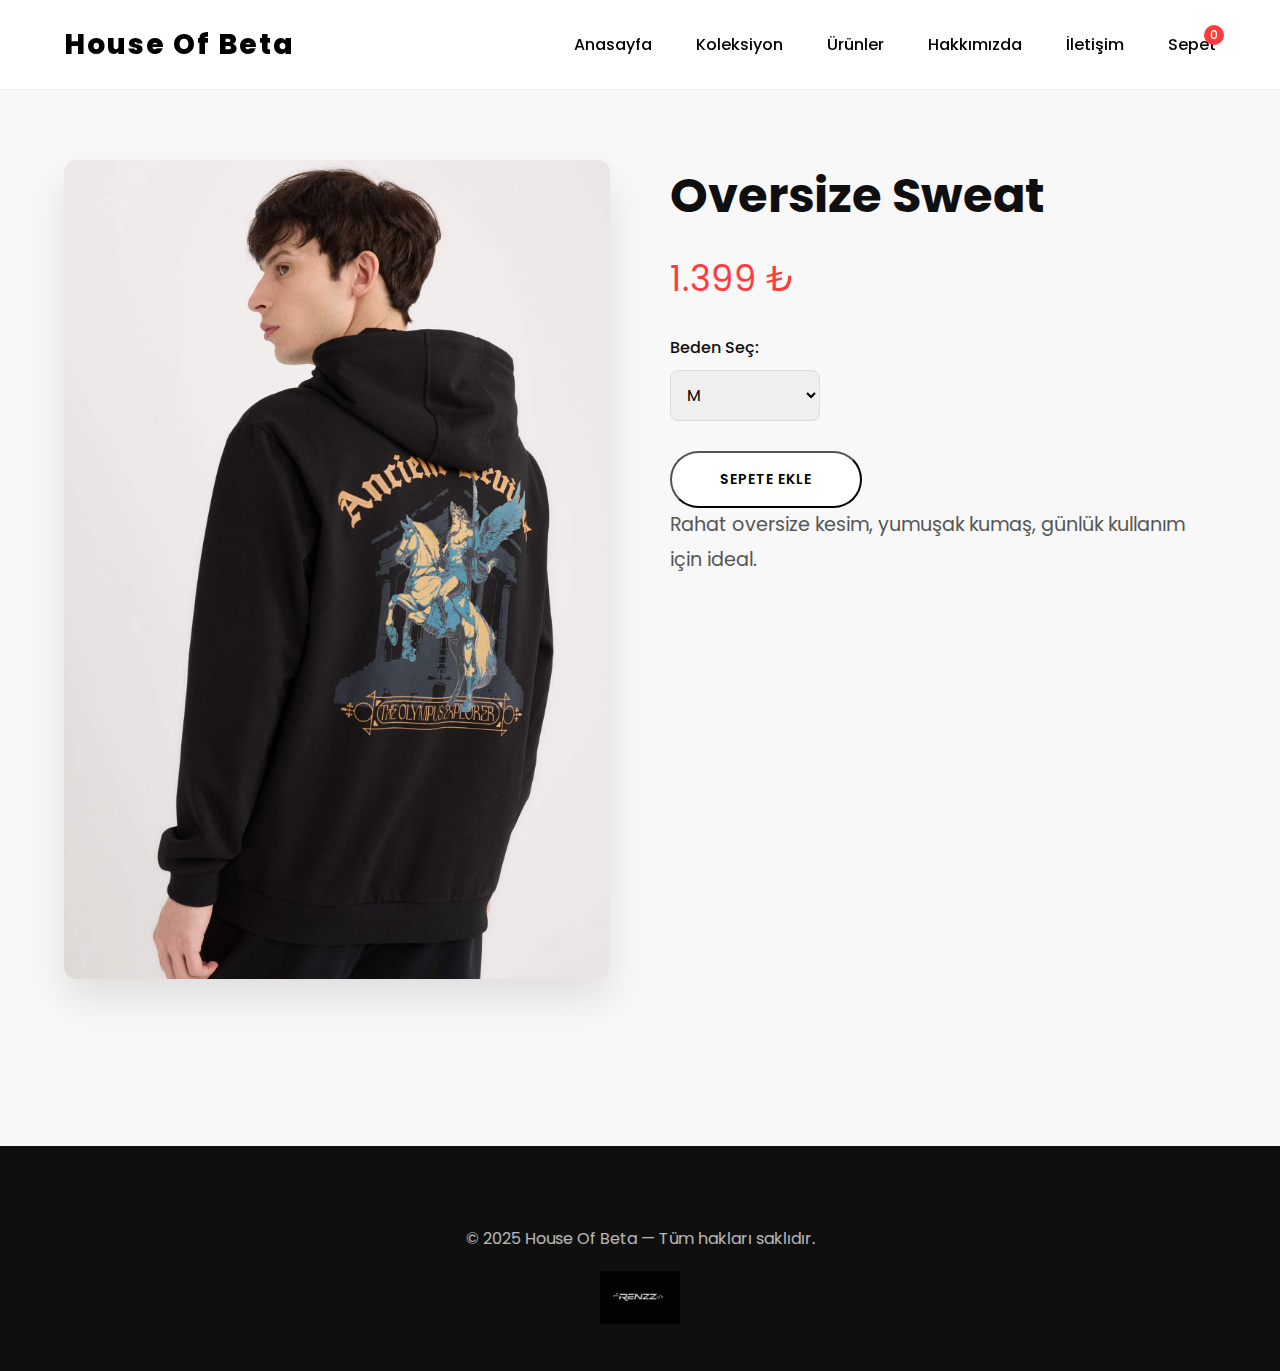
<file: urunoversizesweat.html>
<!DOCTYPE html>
<html lang="tr">
<head>
    <meta charset="UTF-8">
    <meta name="viewport" content="width=device-width, initial-scale=1.0">
    <title>Oversize Sweat | House Of Beta</title>
    <link rel="stylesheet" href="style.css">
    <link href="https://fonts.googleapis.com/css2?family=Poppins:wght@300;400;500;600;700;800;900&display=swap" rel="stylesheet">
</head>
<body>

<header class="navbar">
    <a href="index.html" class="logo">House Of Beta</a>
    <nav>
        <a href="index.html">Anasayfa</a>
        <a href="koleksiyon.html">Koleksiyon</a>
        <a href="urunler.html">Ürünler</a>
        <a href="hakkimizda.html">Hakkımızda</a>
        <a href="iletisim.html">İletişim</a>
        <a href="sepet.html" class="cart-icon">
            Sepet <span id="cart-count">0</span>
        </a>
    </nav>
</header>

<section class="section product-detail">
    <div class="product-detail-grid">
        <div class="product-image">
            <img src="2.png" alt="Oversize Sweat">
        </div>
        <div class="product-info-detail">
            <h1>Oversize Sweat</h1>
            <p class="price">1.399 ₺</p>
            <div class="size-select">
                <label>Beden Seç:</label>
                <select id="size">
                    <option>S</option>
                    <option selected>M</option>
                    <option>L</option>
                    <option>XL</option>
                </select>
            </div>
            <button class="btn" onclick="addToCart('Oversize Sweat', 1399, '2.png')">Sepete Ekle</button>
            <p class="description">Rahat oversize kesim, yumuşak kumaş, günlük kullanım için ideal.</p>
        </div>
    </div>
</section>

<footer class="footer">
    <p>© 2025 House Of Beta — Tüm hakları saklıdır.</p>
    <img src="Renzz.PNG" alt="İmza" class="signature">
</footer>

<script>
    window.addEventListener('scroll', () => {
        document.querySelector('.navbar').classList.toggle('scrolled', window.scrollY > 50);
    });

    function addToCart(name, price, image) {
        const size = document.getElementById('size').value;
        const cart = JSON.parse(localStorage.getItem('cart')) || [];
        const existing = cart.find(item => item.name === name && item.size === size);
        if (existing) {
            existing.quantity += 1;
        } else {
            cart.push({ name, price, image, size, quantity: 1 });
        }
        localStorage.setItem('cart', JSON.stringify(cart));
        alert(`${name} (${size}) sepete eklendi!`);
        updateCartCount();
    }

    function updateCartCount() {
        const cart = JSON.parse(localStorage.getItem('cart')) || [];
        const count = cart.reduce((sum, item) => sum + item.quantity, 0);
        document.getElementById('cart-count').textContent = count;
    }
    updateCartCount();
    // ... mevcut kodlar (navbar scroll, addToCart) ...

    function updateCartCount() {
        const cart = JSON.parse(localStorage.getItem('cart')) || [];
        const count = cart.reduce((sum, item) => sum + item.quantity, 0);
        document.getElementById('cart-count').textContent = count;
    }
    updateCartCount();  // ← Bu satırı ekle
</script>

</body>
</html>
</file>
<file: style.css>
* {
    margin: 0;
    padding: 0;
    box-sizing: border-box;
    font-family: 'Poppins', sans-serif;
}

body {
    color: #0f0f0f;
    background: #f8f8f8;
    overflow-x: hidden;
}

/* NAVBAR */
.navbar {
    position: fixed;
    top: 0;
    left: 0;
    width: 100%;
    height: 90px;
    padding: 0 5%;
    background: rgba(255, 255, 255, 0.95);
    backdrop-filter: blur(12px);
    display: flex;
    justify-content: space-between;
    align-items: center;
    border-bottom: 1px solid rgba(0,0,0,0.08);
    z-index: 1000;
    transition: all 0.4s ease;
}

.navbar.scrolled {
    box-shadow: 0 4px 20px rgba(0,0,0,0.1);
}

.logo {
    font-size: 28px;
    font-weight: 800;
    letter-spacing: 2px;
    color: #000;
    text-decoration: none;
}

nav a {
    margin-left: 40px;
    text-decoration: none;
    color: #000;
    font-weight: 500;
    font-size: 16px;
    position: relative;
    transition: 0.3s;
}

nav a:hover {
    color: #ff3b3b;
}

nav a::after {
    content: '';
    position: absolute;
    width: 0;
    height: 2px;
    bottom: -6px;
    left: 0;
    background: #ff3b3b;
    transition: width 0.3s ease;
}

nav a:hover::after {
    width: 100%;
}

/* CART ICON */
.cart-icon {
    position: relative;
    cursor: pointer;
}

.cart-icon span {
    position: absolute;
    top: -8px;
    right: -8px;
    background: #ff3b3b;
    color: white;
    font-size: 12px;
    width: 20px;
    height: 20px;
    border-radius: 50%;
    display: flex;
    align-items: center;
    justify-content: center;
}

/* HERO */
.hero {
    height: 100vh;
    background: url('./resimler/hero-bg.jpg') center/cover no-repeat;
    display: flex;
    align-items: center;
    justify-content: center;
    position: relative;
    text-align: center;
}

.hero::before {
    content: '';
    position: absolute;
    inset: 0;
    background: linear-gradient(to bottom, rgba(0,0,0,0.6), rgba(0,0,0,0.4));
}

.hero-content {
    position: relative;
    z-index: 2;
    color: white;
    max-width: 900px;
    padding: 0 20px;
}

.hero h1 {
    font-size: 6rem;
    font-weight: 900;
    line-height: 1;
    letter-spacing: -2px;
    margin-bottom: 20px;
    text-transform: uppercase;
}

.hero p {
    font-size: 1.6rem;
    font-weight: 300;
    margin-bottom: 40px;
    opacity: 0.9;
}

.btn {
    display: inline-block;
    padding: 16px 48px;
    background: #fff;
    color: #000;
    font-weight: 600;
    text-decoration: none;
    border-radius: 50px;
    transition: all 0.4s ease;
    text-transform: uppercase;
    letter-spacing: 1px;
    font-size: 14px;
    cursor: pointer;
}

.btn:hover {
    background: #ff3b3b;
    color: white;
    transform: translateY(-5px);
    box-shadow: 0 10px 30px rgba(255, 59, 59, 0.3);
}

/* SECTIONS */
.section {
    padding: 160px 5%;
}

.section-header {
    text-align: center;
    margin-bottom: 80px;
}

.section h2 {
    font-size: 3.5rem;
    font-weight: 800;
    margin-bottom: 20px;
}

.section p {
    font-size: 1.3rem;
    color: #555;
    max-width: 700px;
    margin: 0 auto;
}

.product-grid {
    display: grid;
    grid-template-columns: repeat(auto-fit, minmax(320px, 1fr));
    gap: 40px;
    max-width: 1400px;
    margin: 0 auto;
}

.product-card {
    background: white;
    border-radius: 12px;
    overflow: hidden;
    transition: all 0.4s ease;
    box-shadow: 0 10px 30px rgba(0,0,0,0.08);
}

.product-card:hover {
    transform: translateY(-15px);
    box-shadow: 0 25px 50px rgba(0,0,0,0.15);
}

.product-card img {
    width: 100%;
    height: auto;
    display: block;
    transition: transform 0.6s ease;
}

.product-card:hover img {
    transform: scale(1.05);
}

.product-info {
    padding: 20px;
    display: flex;
    flex-direction: column;
    gap: 10px;
}

.product-info span {
    font-size: 1.1rem;
}

.product-info strong {
    font-weight: 700;
    color: #ff3b3b;
    font-size: 1.3rem;
}

.product-card .btn {
    margin-top: 10px;
    padding: 12px 24px;
    font-size: 14px;
}

/* PRODUCT DETAIL */
.product-detail-grid {
    display: grid;
    grid-template-columns: 1fr 1fr;
    gap: 60px;
    max-width: 1200px;
    margin: 0 auto;
}

.product-image img {
    width: 100%;
    border-radius: 12px;
    box-shadow: 0 20px 40px rgba(0,0,0,0.1);
}

.product-info-detail h1 {
    font-size: 3rem;
    margin-bottom: 20px;
}

.product-info-detail .price {
    font-size: 2.2rem;
    color: #ff3b3b;
    margin-bottom: 30px;
}

.product-info-detail .description {
    font-size: 1.2rem;
    color: #555;
    line-height: 1.8;
    margin-bottom: 30px;
}

.size-select {
    margin-bottom: 30px;
}

.size-select label {
    display: block;
    margin-bottom: 10px;
    font-weight: 500;
}

.size-select select {
    width: 150px;
    padding: 12px;
    border: 1px solid #ddd;
    border-radius: 8px;
    font-size: 16px;
}

/* CART PAGE */
.cart-grid {
    display: grid;
    grid-template-columns: 3fr 1fr;
    gap: 60px;
    max-width: 1200px;
    margin: 0 auto;
}

.cart-items {
    display: flex;
    flex-direction: column;
    gap: 30px;
}

.cart-item {
    display: flex;
    gap: 30px;
    background: white;
    padding: 20px;
    border-radius: 12px;
    box-shadow: 0 10px 30px rgba(0,0,0,0.08);
}

.cart-item img {
    width: 120px;
    height: 120px;
    object-fit: cover;
    border-radius: 8px;
}

.cart-item-info {
    flex: 1;
}

.cart-item-info h3 {
    font-size: 1.4rem;
    margin-bottom: 10px;
}

.cart-item-info p {
    font-size: 1.2rem;
    color: #ff3b3b;
}

.cart-item-controls {
    display: flex;
    align-items: center;
    gap: 20px;
    margin-top: 15px;
}

.cart-item-controls button {
    background: #eee;
    border: none;
    width: 40px;
    height: 40px;
    border-radius: 50%;
    cursor: pointer;
    font-size: 18px;
}

.cart-total {
    background: white;
    padding: 40px;
    border-radius: 12px;
    box-shadow: 0 10px 30px rgba(0,0,0,0.08);
    height: fit-content;
}

.cart-total h3 {
    font-size: 1.8rem;
    margin-bottom: 30px;
}

.cart-total p {
    font-size: 1.4rem;
    margin: 15px 0;
}

.cart-total .btn {
    width: 100%;
    margin-top: 30px;
    text-align: center;
}

/* FOOTER */
.footer {
    background: #0f0f0f;
    color: white;
    padding: 80px 5% 40px;
    text-align: center;
}

.footer p {
    font-size: 1rem;
    opacity: 0.7;
}

.signature {
    width: 80px;
    margin-top: 20px;
    opacity: 0.8;
}

/* RESPONSIVE */
@media (max-width: 1024px) {
    .product-detail-grid {
        grid-template-columns: 1fr;
    }
}

@media (max-width: 768px) {
    .hero h1 { font-size: 4.5rem; }
    .hero p { font-size: 1.3rem; }
    nav a { margin-left: 20px; font-size: 14px; }
    .navbar { padding: 0 20px; height: 70px; }
    .cart-grid { grid-template-columns: 1fr; }
}

/* CHECKOUT PAGE */
.checkout-form {
    background: white;
    padding: 40px;
    border-radius: 12px;
    box-shadow: 0 10px 30px rgba(0,0,0,0.08);
}

.form-group {
    margin-bottom: 25px;
}

.form-group label {
    display: block;
    margin-bottom: 8px;
    font-weight: 500;
}

.form-group input,
.form-group textarea,
.form-group select {
    width: 100%;
    padding: 14px;
    border: 1px solid #ddd;
    border-radius: 8px;
    font-size: 16px;
}

.payment-options {
    display: flex;
    flex-direction: column;
    gap: 15px;
    margin: 30px 0;
}

.payment-options label {
    display: flex;
    align-items: center;
    gap: 10px;
    cursor: pointer;
}
</file>
